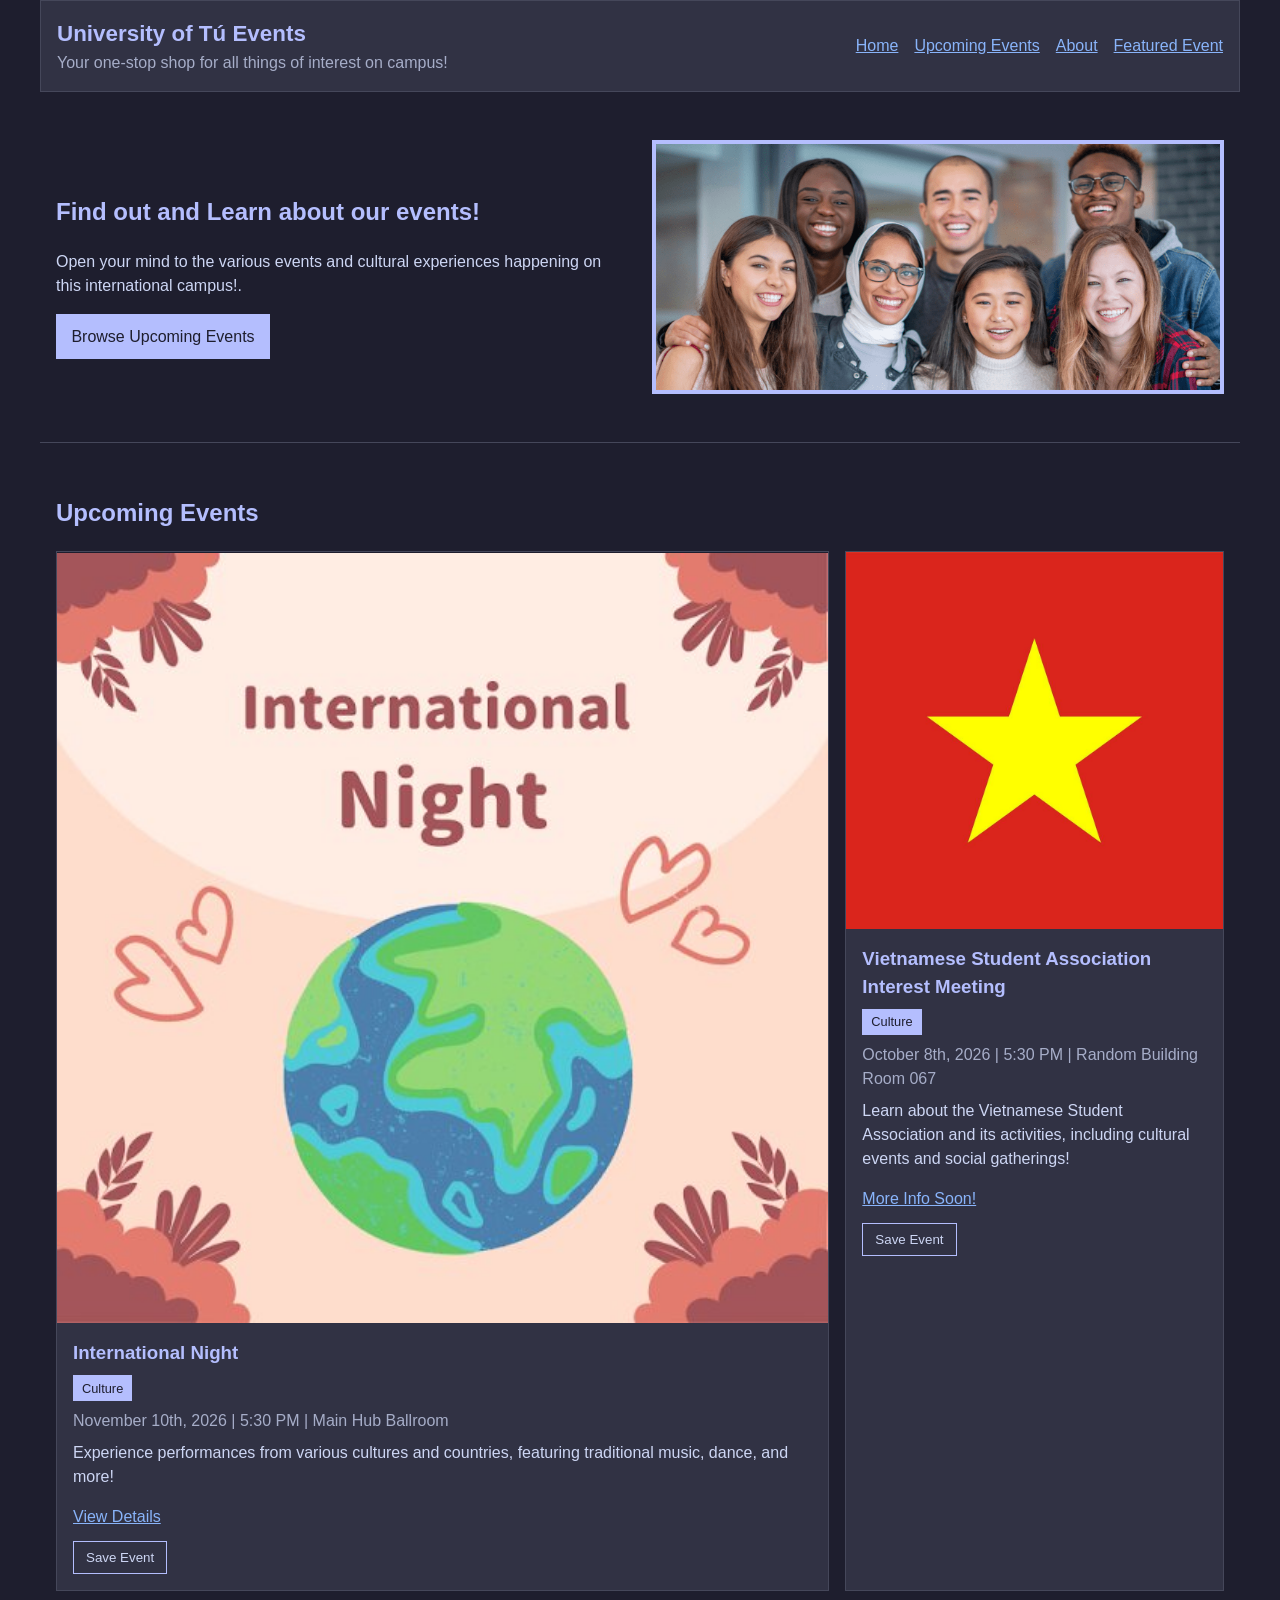
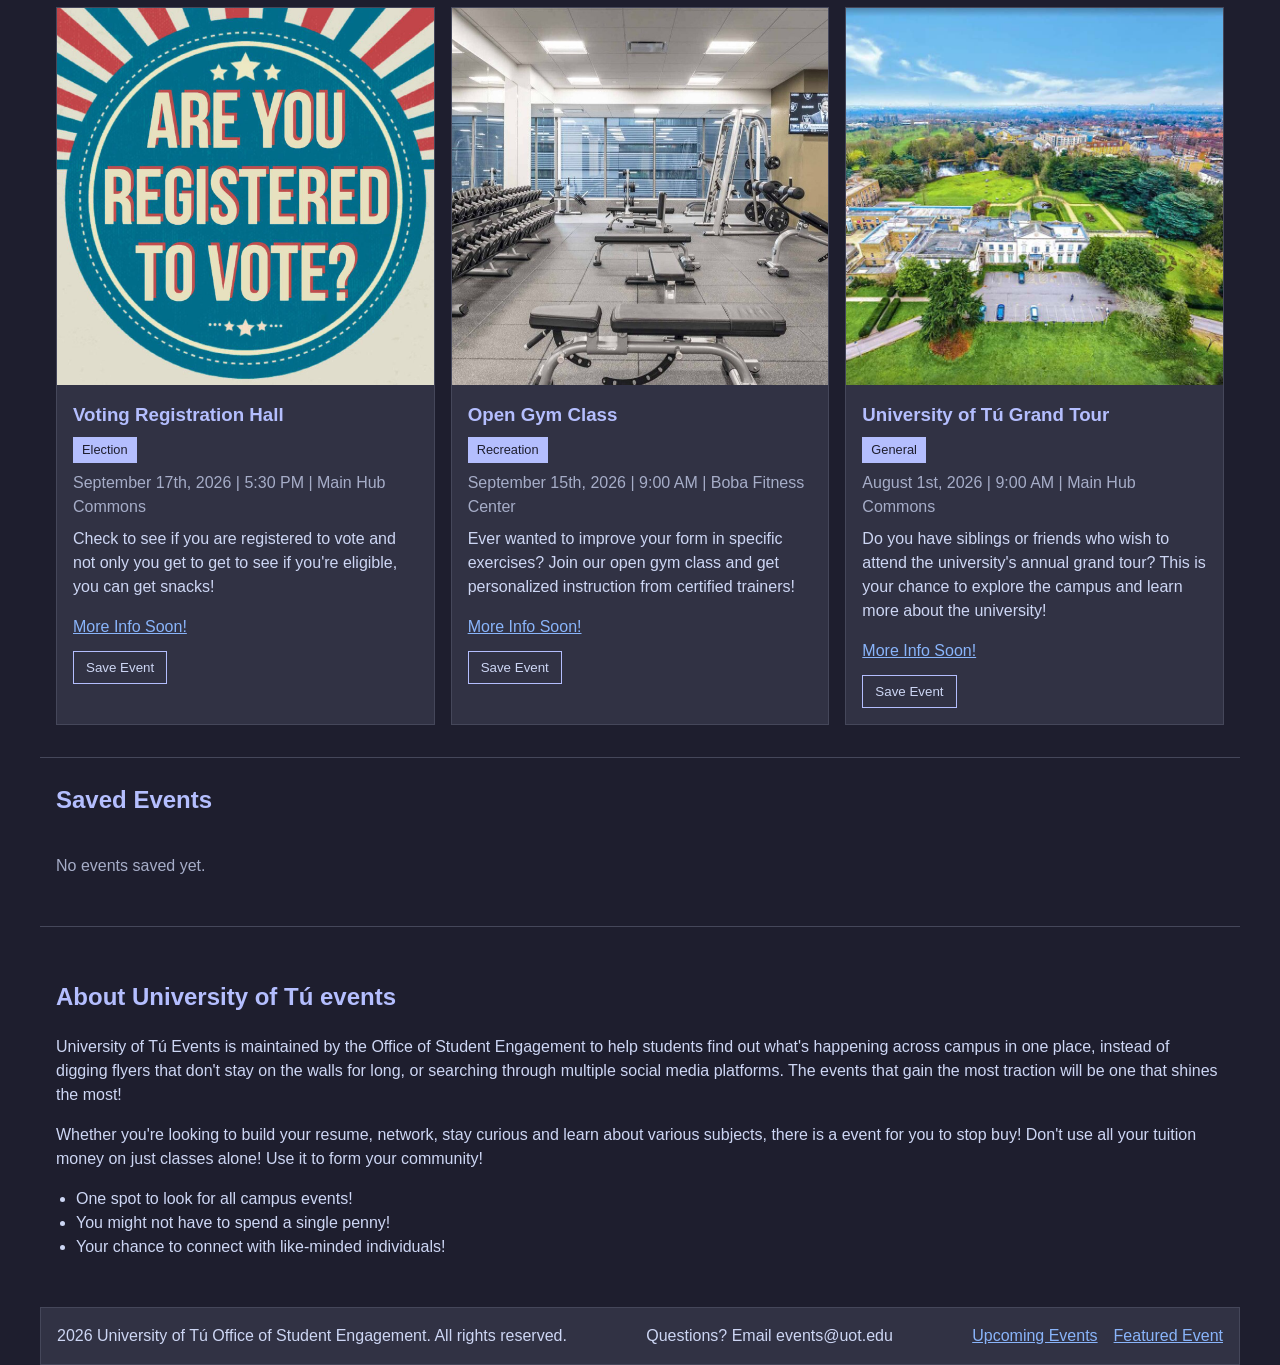
<file: index.html>
<!DOCTYPE html>
<html lang="en">
<head>
    <meta charset="UTF-8">
    <meta name="viewport" content="width=device-width, initial-scale=1.0">
    <title>University of Tú Events | Home</title>
    <link rel="stylesheet" href="css/styles.css">
    <script src="script.js" defer></script>
</head>
<body>
    <header class="site-header">
        <div class="branding">
            <p class="logo">University of Tú Events</p>
            <p class="tagline">Your one-stop shop for all things of interest on campus!</p>
        </div>
        <nav class="primary-nav" aria-label="Primary">
            <ul>
                <li><a href="index.html">Home</a></li>
                <li><a href="#events">Upcoming Events</a></li>
                <li><a href="#about">About</a></li>
                <li><a href="event.html">Featured Event</a></li>
            </ul>
        </nav>
    </header>

    <main>
        <section class="hero">
            <div class="hero-text">
                <h1>Find out and Learn about our events!</h1>
                <p>Open your mind to the various events and cultural experiences happening on this international campus!.</p>
                <a class="button" href="#events">Browse Upcoming Events</a>
            </div>
            <figure class="hero-figure">
                <img id="hero-image"src="images/students.jpg" alt="Students gathering on campus">
            </figure>
        </section>

        <section id="events" class="events-section">
            <h2>Upcoming Events</h2>
            <div class="events-grid">
                <article class="featured-event-card">
                    <img src="images/International Night.jpg" alt="International Night">
                    <div class="event-card-body">
                        <h3>International Night</h3>
                        <span class="category">Culture</span>
                        <p class="event-info">November 10th, 2026 | 5:30 PM | Main Hub Ballroom</p>
                        <p>Experience performances from various cultures and countries, featuring traditional music, dance, and more!</p>
                        <a href="event.html">View Details</a>
                    </div>
                </article>

                <article class="event-card">
                    <img src="images/Vietnamese Meeting.jpg" alt="Vietnamese Meeting">
                    <div class="event-card-body">
                        <h3>Vietnamese Student Association Interest Meeting</h3>
                        <span class="category">Culture</span>
                        <p class="event-info">October 8th, 2026 | 5:30 PM | Random Building Room 067</p>
                        <p>Learn about the Vietnamese Student Association and its activities, including cultural events and social gatherings!</p>
                        <a href="#">More Info Soon!</a>
                    </div>
                </article>

                <article class="event-card">
                    <img src="images/Voting Registration.jpg" alt="Voting Registration Hall">
                    <div class="event-card-body">
                        <h3>Voting Registration Hall</h3>
                        <span class="category">Election</span>
                        <p class="event-info">September 17th, 2026 | 5:30 PM | Main Hub Commons</p>
                        <p>Check to see if you are registered to vote and not only you get to get to see if you're eligible, you can get snacks!</p>
                        <a href="#">More Info Soon!</a>
                    </div>
                </article>

                <article class="event-card">
                    <img src="images/Open Gym Class.jpg" alt="Open Gym Class">
                    <div class="event-card-body">
                        <h3>Open Gym Class</h3>
                        <span class="category">Recreation</span>
                        <p class="event-info">September 15th, 2026 | 9:00 AM | Boba Fitness Center</p>
                        <p>Ever wanted to improve your form in specific exercises? Join our open gym class and get personalized instruction from certified trainers!</p>
                        <a href="#">More Info Soon!</a>
                    </div>
                </article>

                <article class="event-card">
                    <img src="images/Campus Tour.jpg" alt="Grand Tour">
                    <div class="event-card-body">
                        <h3>University of Tú Grand Tour</h3>
                        <span class="category">General</span>
                        <p class="event-info">August 1st, 2026 | 9:00 AM | Main Hub Commons</p>
                            <p>Do you have siblings or friends who wish to attend the university's annual grand tour? This is your chance to explore the campus and learn more about the university!</p>
                            <a href="#">More Info Soon!</a>
                    </div>
                </article>
            </div>
        </section>

        <section id="about" class="about-section">
            <h2>About University of Tú events</h2>
            <p>University of Tú Events is maintained by the Office of Student Engagement to help students find out what's happening across campus in one place, instead of digging flyers that don't stay on the walls for long, or searching through multiple social media platforms. The events that gain the most traction will be one that shines the most!</p>
            <p>Whether you're looking to build your resume, network, stay curious and learn about various subjects, there is a event for you to stop buy! Don't use all your tuition money on just classes alone! Use it to form your community!</p>
            <ul class="benefits-list">
                <li>One spot to look for all campus events!</li>
                <li>You might not have to spend a single penny!</li>
                <li>Your chance to connect with like-minded individuals!</li>
            </ul>
        </section>
    </main>

    <footer class="site-footer">
        <p>2026 University of Tú Office of Student Engagement. All rights reserved.</p>
        <p>Questions? Email events@uot.edu</p>
        <nav class="footer-nav" aria-label="Footer">
            <ul>
                <li><a href="#events">Upcoming Events</a></li>
                <li><a href="event.html">Featured Event</a></li>
            </ul>
        </nav>
    </footer>
</body>
</html>
</file>
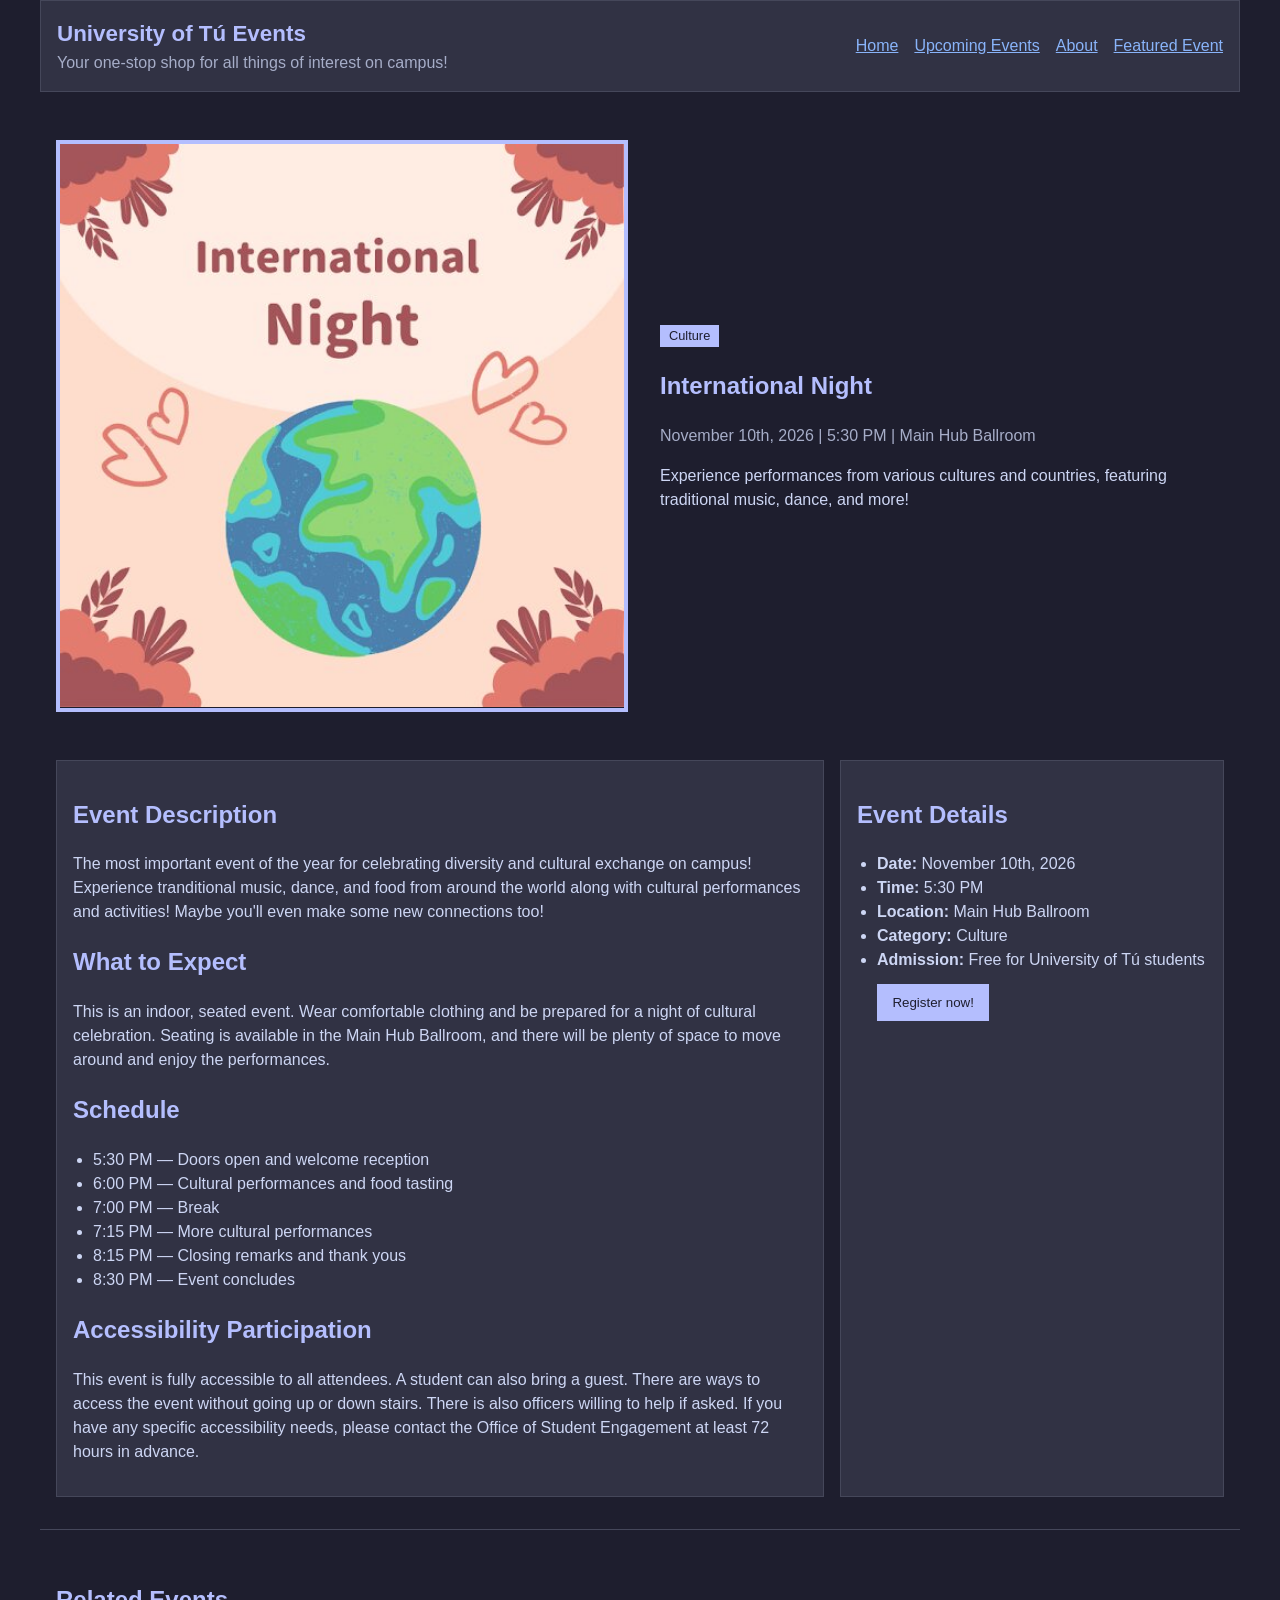
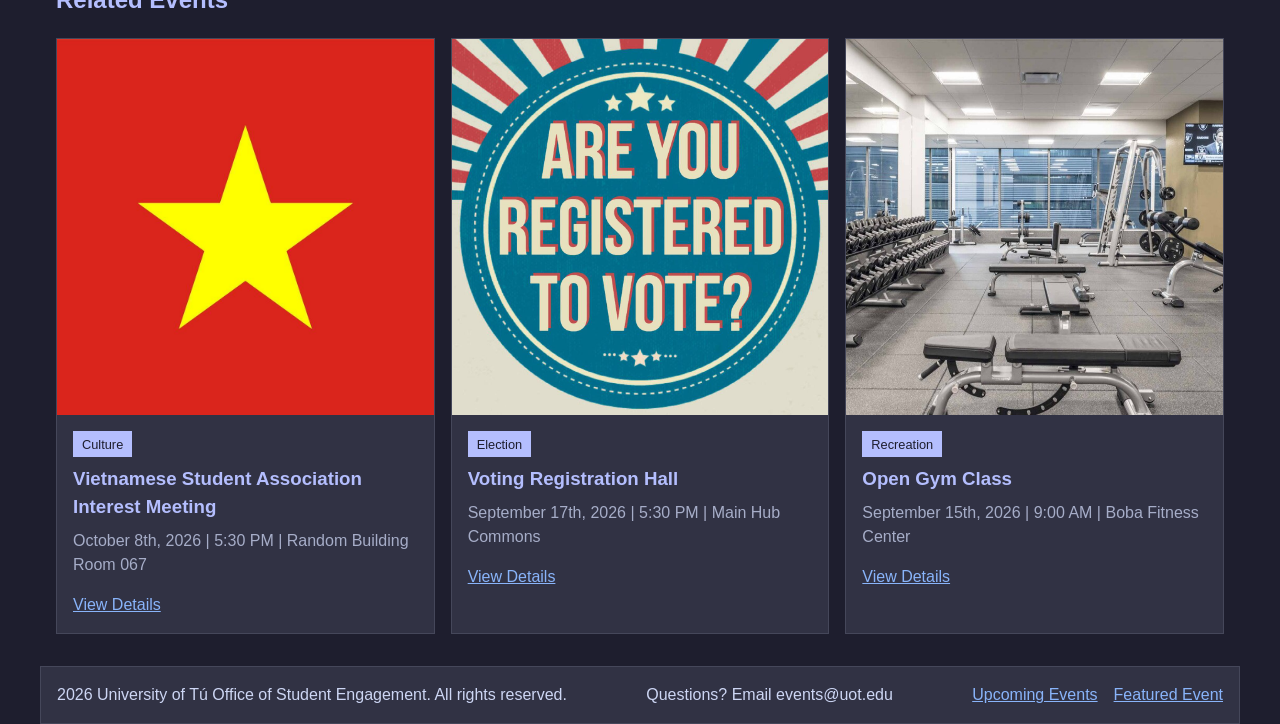
<file: event.html>
<!DOCTYPE html>
<html lang="en">
<head>
    <meta charset="UTF-8">
    <meta name="viewport" content="width=device-width, initial-scale=1.0">
    <title>University of Tú Events | Home</title>
    <link rel="stylesheet" href="css/styles.css">
</head>
<body>
    <header class="site-header">
        <div class="branding">
            <p class="logo">University of Tú Events</p>
            <p class="tagline">Your one-stop shop for all things of interest on campus!</p>
        </div>
        <nav class="primary-nav" aria-label="Primary">
            <ul>
                <li><a href="index.html">Home</a></li>
                <li><a href="index.html#events">Upcoming Events</a></li>
                <li><a href="index.html#about">About</a></li>
                <li><a href="event.html">Featured Event</a></li>
            </ul>
        </nav>
    </header>

    <main>
        <section class="event-intro">
            <figure class="event-hero-figure">
                <img src="images/International Night.jpg" alt="International Night">
                
            </figure>
            <div class="event-intro-text">
                <span class="category">Culture</span>
                <h1>International Night</h1>
                <p class="event-info">November 10th, 2026 | 5:30 PM | Main Hub Ballroom</p>
                <p>Experience performances from various cultures and countries, featuring traditional music, dance, and more!</p>
            </div>
        </section>

        <div class="event-layout">
            <article class="event-main">
                <h2>Event Description</h2>
                <p>The most important event of the year for celebrating diversity and cultural exchange on campus! Experience tranditional music, dance, and food from around the world along with cultural performances and activities! Maybe you'll even make some new connections too!</p>

                <h2>What to Expect</h2>
                <p>This is an indoor, seated event. Wear comfortable clothing and be prepared for a night of cultural celebration. Seating is available in the Main Hub Ballroom, and there will be plenty of space to move around and enjoy the performances.</p>

                <h2>Schedule</h2>
                <ul class="agenda-list">
                    <li>5:30 PM — Doors open and welcome reception</li>
                    <li>6:00 PM — Cultural performances and food tasting</li>
                    <li>7:00 PM — Break</li>
                    <li>7:15 PM — More cultural performances</li>
                    <li>8:15 PM — Closing remarks and thank yous</li>
                    <li>8:30 PM — Event concludes</li>
                </ul>

                <h2>Accessibility Participation</h2>
                <p>This event is fully accessible to all attendees. A student can also bring a guest. There are ways to access the event without going up or down stairs. There is also officers willing to help if asked. If you have any specific accessibility needs, please contact the Office of Student Engagement at least 72 hours in advance.</p>
            </article>

            <aside class="event-sidebar">
                <h2>Event Details</h2>
                <ul class="event-details-list">
                    <li><strong>Date:</strong> November 10th, 2026</li>
                    <li><strong>Time:</strong> 5:30 PM</li>
                    <li><strong>Location:</strong> Main Hub Ballroom</li>
                    <li><strong>Category:</strong> Culture</li>
                    <li><strong>Admission:</strong> Free for University of Tú students</li>
                    <button id="register-button"> Register now!</button>
                </ul>
            </aside>
        </div>

        <section class="related-events">
            <h2>Related Events</h2>
            <div class="related-events-list">
                <article class="compact-event-card">
                    <img src="images/Vietnamese Meeting.jpg" alt="Vietnamese Meeting">
                    <div class="event-card-body">
                        <span class="category">Culture</span>
                        <h3>Vietnamese Student Association Interest Meeting</h3>
                        <p class="event-info">October 8th, 2026 | 5:30 PM | Random Building Room 067</p>
                        <a href="index.html#events">View Details</a>
                    </div>
                </article>

                <article class="compact-event-card">
                    <img src="images/Voting Registration.jpg" alt="Voting Registration Hall">
                    <div class="event-card-body">
                        <span class="category">Election</span>
                        <h3>Voting Registration Hall</h3>
                        <p class="event-info">September 17th, 2026 | 5:30 PM | Main Hub Commons</p>
                        <a href="index.html#events">View Details</a>
                    </div>
                </article>

                <article class="compact-event-card">
                    <img src="images/Open Gym Class.jpg" alt="Open Gym Class">
                    <div class="event-card-body">
                        <span class="category">Recreation</span>
                        <h3>Open Gym Class</h3>
                        <p class="event-info">September 15th, 2026 | 9:00 AM | Boba Fitness Center</p>
                        <a href="index.html#events">View Details</a>
                    </div>
                </article>
            </div>
        </section>
    </main>

    <footer class="site-footer">
        <p>2026 University of Tú Office of Student Engagement. All rights reserved.</p>
        <p>Questions? Email events@uot.edu</p>
        <nav class="footer-nav" aria-label="Footer">
            <ul>
                <li><a href="#events">Upcoming Events</a></li>
                <li><a href="event.html">Featured Event</a></li>
            </ul>
        </nav>
    </footer>
</body>
</html>
</file>
<file: css/styles.css>
/* Catppuccin Mocha with lavender accents */
:root {
	--base: #1e1e2e;
	--surface: #313244;
	--overlay: #45475a;
	--text: #cdd6f4;
	--subtext: #a6adc8;
	--lavender: #b4befe;
	--blue: #89b4fa;
}

body {
	max-width: 1200px;
	margin: 0 auto;
	color: var(--text);
	background: var(--base);
	font-family: Arial, sans-serif;
	line-height: 1.5;
}

img {
	display: block;
	width: 100%;
	max-width: 100%;
	height: auto;
	object-fit: contain;
}

a {
	color: var(--blue);
}

h1,
h2,
h3 {
	color: var(--lavender);
}

.site-header,
.site-footer {
	padding: 16px;
	background: var(--surface);
	border: 1px solid var(--overlay);
}

.site-header {
	display: flex;
	align-items: center;
	justify-content: space-between;
	gap: 16px;
	flex-wrap: wrap;
}

.logo,
.tagline,
.site-footer p {
	margin: 0;
}

.logo {
	color: var(--lavender);
	font-size: 1.4rem;
	font-weight: bold;
}

.tagline,
.event-info {
	color: var(--subtext);
}

.primary-nav ul,
.footer-nav ul {
	display: flex;
	align-items: center;
	gap: 16px;
	flex-wrap: wrap;
	padding: 0;
	margin: 0;
	list-style: none;
}

.hero,
.event-intro {
	display: flex;
	align-items: center;
	gap: 32px;
	padding: 48px 16px;
}

.hero-text,
.hero-figure,
.event-hero-figure,
.event-intro-text {
	flex: 1 1 0;
}

.hero-figure,
.event-hero-figure {
	margin: 0;
	border: 4px solid var(--lavender);
}

.event-hero-figure img {
	aspect-ratio: 1 / 1;
	object-fit: contain;
	background: var(--base);
}

#hero-image {
	width: 100%;
	height: auto;
}

.button,
#register-button {
	display: inline-block;
	padding: 9.6px 14.4px;
	color: var(--base);
	background: var(--lavender);
	border: 1px solid var(--lavender);
	text-decoration: none;
}

.events-section,
.about-section,
.related-events {
	padding: 32px 16px;
	border-top: 1px solid var(--overlay);
}

.events-grid {
	display: grid;
	grid-template-columns: repeat(3, minmax(0, 1fr));
	gap: 16px;
}

.featured-event-card {
	grid-column: span 2;
}

.event-card,
.featured-event-card,
.compact-event-card,
.event-main,
.event-sidebar {
	background: var(--surface);
	border: 1px solid var(--overlay);
}

.event-card img,
.featured-event-card img,
.compact-event-card img {
	aspect-ratio: 1 / 1;
	object-fit: contain;
	background: var(--base);
}

.event-card-body {
	display: flex;
	align-items: flex-start;
	flex-direction: column;
	gap: 8px;
	padding: 16px;
}

.event-card-body h3,
.event-card-body p {
	margin: 0;
}

.event-card-body a {
	margin-top: 8px;
}

.save-event-button {
	margin-top: 4px;
	padding: 8px 12px;
	color: var(--text);
	background: transparent;
	border: 1px solid var(--lavender);
	cursor: pointer;
}

.save-event-button:hover,
.save-event-button:focus-visible {
	color: var(--base);
	background: var(--lavender);
}

.event-card.is-saved,
.featured-event-card.is-saved {
	border-color: var(--lavender);
	box-shadow: 0 0 0 2px var(--lavender);
}

.event-card.is-saved .save-event-button,
.featured-event-card.is-saved .save-event-button {
	color: var(--base);
	background: var(--lavender);
}

.saved-events-section {
	padding: 24px 16px 32px;
	border-top: 1px solid var(--overlay);
}

.saved-events-section h2 {
	margin-top: 0;
}

.saved-events-list {
	display: grid;
	gap: 8px;
	padding-left: 20px;
	margin-bottom: 0;
}

.saved-events-list li {
	display: grid;
	gap: 2px;
}

.saved-events-list span {
	color: var(--subtext);
}

.saved-events-empty {
	color: var(--subtext);
}

.category {
	padding: 2.4px 8px;
	color: var(--base);
	background: var(--lavender);
	border: 1px solid var(--lavender);
	font-size: 0.8rem;
}

.benefits-list,
.agenda-list,
.event-details-list {
	padding-left: 20px;
}

.event-layout {
	display: grid;
	grid-template-columns: minmax(0, 2fr) minmax(220px, 1fr);
	gap: 16px;
	padding: 0 16px 32px;
}

.event-main,
.event-sidebar {
	padding: 16px;
}

#register-button {
	margin-top: 12px;
	cursor: pointer;
}

.related-events-list {
	display: grid;
	grid-template-columns: repeat(3, minmax(0, 1fr));
	gap: 16px;
}

.site-footer {
	display: flex;
	align-items: center;
	justify-content: space-between;
	gap: 16px;
	flex-wrap: wrap;
}

@media (max-width: 900px) {
	.events-grid,
	.related-events-list {
		grid-template-columns: repeat(2, minmax(0, 1fr));
	}

	.featured-event-card {
		grid-column: span 2;
	}
}

@media (max-width: 600px) {
	.site-header,
	.site-footer,
	.hero,
	.event-intro {
		align-items: stretch;
		flex-direction: column;
	}

	.primary-nav ul,
	.footer-nav ul {
		justify-content: flex-start;
	}

	.events-grid,
	.related-events-list,
	.event-layout {
		grid-template-columns: 1fr;
	}

	.featured-event-card {
		grid-column: auto;
	}
}
</file>
